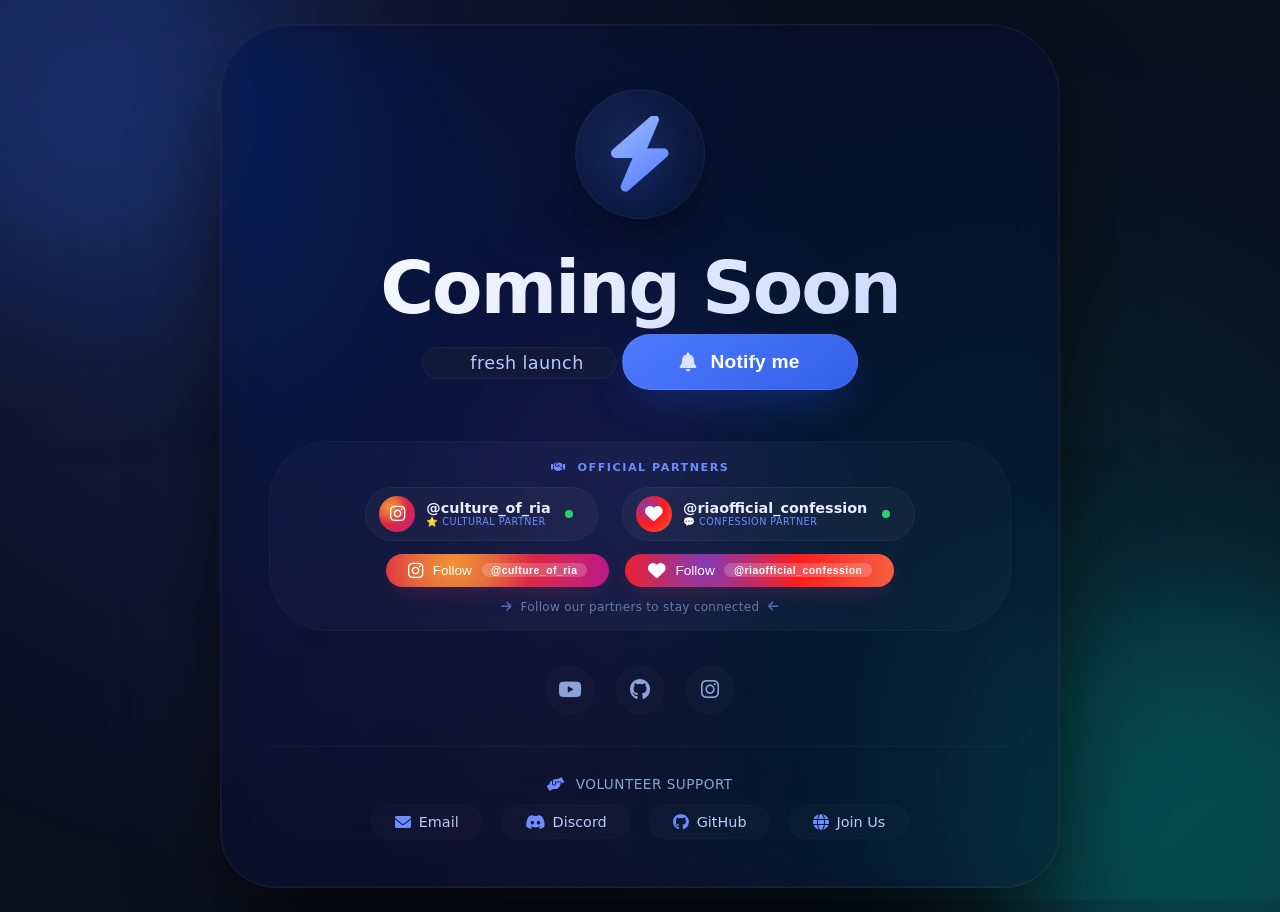
<file: login.html>
<!DOCTYPE html>
<html lang="en">
<head>
    <meta charset="UTF-8" />
    <meta name="viewport" content="width=device-width, initial-scale=1.0" />
    <title>Coming Soon · VIBO</title>
    <link rel="icon" type="image/png" href="RIA_LOG.png" />
    <link rel="stylesheet" href="https://cdnjs.cloudflare.com/ajax/libs/font-awesome/6.0.0-beta3/css/all.min.css" />
    <style>
        * {
            margin: 0;
            padding: 0;
            box-sizing: border-box;
        }

        body {
            font-family: 'Inter', 'Segoe UI', system-ui, -apple-system, sans-serif;
            min-height: 100vh;
            display: flex;
            align-items: center;
            justify-content: center;
            padding: 1.5rem;
            background: #0a0f1e;
            overflow-x: hidden;
            position: relative;
        }

        .bg-animated {
            position: fixed;
            inset: 0;
            z-index: 0;
            background: radial-gradient(circle at 20% 30%, rgba(74, 108, 247, 0.15) 0%, transparent 50%),
                radial-gradient(circle at 80% 70%, rgba(0, 230, 200, 0.10) 0%, transparent 50%),
                radial-gradient(circle at 40% 80%, rgba(255, 70, 150, 0.06) 0%, transparent 40%);
            animation: bgPulse 12s ease-in-out infinite alternate;
        }

        @keyframes bgPulse {
            0% {
                opacity: 0.6;
                transform: scale(1);
            }
            100% {
                opacity: 1;
                transform: scale(1.05);
            }
        }

        .orb {
            position: fixed;
            border-radius: 50%;
            filter: blur(90px);
            pointer-events: none;
            z-index: 0;
            opacity: 0.25;
        }

        .orb-1 {
            width: 450px;
            height: 450px;
            background: #3b6bff;
            top: -150px;
            left: -150px;
            animation: orbFloat 18s ease-in-out infinite alternate;
        }

        .orb-2 {
            width: 500px;
            height: 500px;
            background: #00d4b8;
            bottom: -200px;
            right: -180px;
            animation: orbFloat 22s ease-in-out infinite alternate-reverse;
        }

        .orb-3 {
            width: 300px;
            height: 300px;
            background: #a855f7;
            top: 50%;
            left: 50%;
            transform: translate(-50%, -50%);
            opacity: 0.08;
            animation: orbFloat 14s ease-in-out infinite alternate;
        }

        @keyframes orbFloat {
            0% {
                transform: translate(0, 0) scale(1);
            }
            100% {
                transform: translate(40px, -30px) scale(1.1);
            }
        }

        .launch-card {
            position: relative;
            z-index: 2;
            max-width: 840px;
            width: 100%;
            background: rgba(10, 18, 40, 0.50);
            backdrop-filter: blur(24px) saturate(200%);
            -webkit-backdrop-filter: blur(24px) saturate(200%);
            border-radius: 4.5rem 4.5rem 3.5rem 3.5rem;
            padding: 4rem 3rem 3rem;
            border: 1px solid rgba(255, 255, 255, 0.05);
            box-shadow: 0 50px 100px -20px rgba(0, 0, 0, 0.8), 0 0 0 1px rgba(255, 255, 255, 0.02) inset;
            text-align: center;
            animation: cardEntrance 0.9s cubic-bezier(0.16, 1, 0.3, 1) forwards;
            transform: translateY(30px) scale(0.96);
            opacity: 0;
        }

        @keyframes cardEntrance {
            0% {
                opacity: 0;
                transform: translateY(40px) scale(0.95);
            }
            100% {
                opacity: 1;
                transform: translateY(0) scale(1);
            }
        }

        .icon-ring {
            display: inline-flex;
            align-items: center;
            justify-content: center;
            width: 130px;
            height: 130px;
            border-radius: 50%;
            background: radial-gradient(circle at 30% 30%, rgba(109, 140, 255, 0.12), rgba(0, 20, 60, 0.2));
            border: 1px solid rgba(255, 255, 255, 0.04);
            box-shadow: 0 20px 40px -12px rgba(0, 0, 0, 0.6), 0 0 0 1px rgba(255, 255, 255, 0.02) inset;
            margin-bottom: 1.8rem;
            position: relative;
            animation: ringPulse 3s ease-in-out infinite;
        }

        @keyframes ringPulse {
            0% {
                box-shadow: 0 0 0 0 rgba(79, 122, 255, 0.15), 0 20px 40px -12px rgba(0, 0, 0, 0.6);
            }
            50% {
                box-shadow: 0 0 0 12px rgba(79, 122, 255, 0.04), 0 20px 40px -8px rgba(0, 0, 0, 0.7);
            }
            100% {
                box-shadow: 0 0 0 0 rgba(79, 122, 255, 0.15), 0 20px 40px -12px rgba(0, 0, 0, 0.6);
            }
        }

        .icon-ring i {
            font-size: 4.8rem;
            background: linear-gradient(145deg, #a0baff, #4f7aff);
            -webkit-background-clip: text;
            background-clip: text;
            color: transparent;
            filter: drop-shadow(0 8px 24px rgba(70, 120, 255, 0.3));
            animation: iconFloat 4s ease-in-out infinite;
        }

        @keyframes iconFloat {
            0% {
                transform: translateY(0) rotate(0deg);
            }
            50% {
                transform: translateY(-8px) rotate(4deg);
            }
            100% {
                transform: translateY(0) rotate(0deg);
            }
        }

        h1 {
            font-size: 4.6rem;
            font-weight: 700;
            letter-spacing: -0.03em;
            background: linear-gradient(135deg, #ffffff 0%, #b8ccff 40%, #a0b8ff 70%, #ffffff 100%);
            background-size: 300% 300%;
            -webkit-background-clip: text;
            background-clip: text;
            color: transparent;
            margin-bottom: 0.3rem;
            line-height: 1.1;
            animation: shimmerText 6s ease-in-out infinite;
        }

        @keyframes shimmerText {
            0% {
                background-position: 0% 50%;
            }
            50% {
                background-position: 100% 50%;
            }
            100% {
                background-position: 0% 50%;
            }
        }

        .badge-sub {
            display: inline-block;
            background: rgba(255, 255, 255, 0.03);
            backdrop-filter: blur(4px);
            border: 1px solid rgba(255, 255, 255, 0.04);
            padding: 0.3rem 2rem;
            border-radius: 60px;
            font-weight: 400;
            font-size: 1.1rem;
            color: #b6ccff;
            letter-spacing: 0.4px;
            margin-bottom: 2rem;
            animation: fadeSlide 1s 0.3s both;
        }

        .badge-sub i {
            margin-right: 0.6rem;
            color: #6d8cff;
            animation: pulseIcon 2s ease-in-out infinite;
        }

        @keyframes pulseIcon {
            0%,
            100% {
                opacity: 1;
            }
            50% {
                opacity: 0.4;
            }
        }

        @keyframes fadeSlide {
            0% {
                opacity: 0;
                transform: translateY(12px);
            }
            100% {
                opacity: 1;
                transform: translateY(0);
            }
        }

        .cta-button {
            background: linear-gradient(145deg, #4f7aff, #3260e6);
            border: none;
            padding: 1rem 3.6rem;
            border-radius: 80px;
            font-weight: 600;
            font-size: 1.2rem;
            color: white;
            letter-spacing: 0.2px;
            box-shadow: 0 16px 44px -12px rgba(55, 90, 255, 0.4);
            cursor: pointer;
            display: inline-flex;
            align-items: center;
            gap: 0.8rem;
            border: 1px solid rgba(255, 255, 255, 0.06);
            transition: all 0.3s cubic-bezier(0.2, 0.9, 0.4, 1);
            margin-bottom: 2rem;
            animation: fadeSlide 1s 0.9s both;
            position: relative;
        }

        .cta-button i {
            font-size: 1.2rem;
            opacity: 0.8;
            transition: transform 0.3s;
        }

        .cta-button:hover {
            transform: scale(1.04) translateY(-3px);
            box-shadow: 0 24px 56px -8px #2f4fd0;
            background: linear-gradient(145deg, #5b84ff, #3b66f0);
        }

        .cta-button:hover i {
            transform: rotate(10deg) scale(1.1);
        }

        .cta-button::before {
            content: '';
            position: absolute;
            inset: -2px;
            border-radius: 80px;
            background: linear-gradient(135deg, rgba(255, 255, 255, 0.2), transparent, rgba(255, 255, 255, 0.05));
            opacity: 0;
            transition: opacity 0.4s;
            pointer-events: none;
        }

        .cta-button:hover::before {
            opacity: 1;
        }

        .cta-button:active {
            transform: scale(0.96) translateY(0);
        }

        /* ===== PARTNERSHIP SECTION ===== */
        .partnership-section {
            margin-top: 1.2rem;
            padding: 1.2rem 1.5rem 1rem;
            background: rgba(255, 255, 255, 0.02);
            border-radius: 60px;
            border: 1px solid rgba(255, 255, 255, 0.03);
            animation: fadeSlide 1s 1.1s both;
            position: relative;
            overflow: hidden;
        }

        .partnership-section::before {
            content: '';
            position: absolute;
            inset: 0;
            background: linear-gradient(90deg, transparent, rgba(109, 140, 255, 0.05), transparent);
            animation: shimmerLine 3s ease-in-out infinite;
            border-radius: 60px;
        }

        @keyframes shimmerLine {
            0% {
                transform: translateX(-100%);
            }
            100% {
                transform: translateX(100%);
            }
        }

        .partnership-label {
            font-size: 0.7rem;
            color: #6d8cff;
            letter-spacing: 1.5px;
            text-transform: uppercase;
            font-weight: 600;
            display: block;
            margin-bottom: 0.8rem;
            position: relative;
            z-index: 1;
        }

        .partnership-label i {
            margin-right: 6px;
            animation: pulseIcon 2s ease-in-out infinite;
        }

        .partner-badges {
            display: flex;
            justify-content: center;
            gap: 1.5rem;
            flex-wrap: wrap;
            position: relative;
            z-index: 1;
        }

        .partner-badge {
            display: flex;
            align-items: center;
            gap: 0.7rem;
            background: rgba(255, 255, 255, 0.03);
            padding: 0.5rem 1.5rem 0.5rem 0.8rem;
            border-radius: 60px;
            border: 1px solid rgba(255, 255, 255, 0.04);
            text-decoration: none;
            color: #b6ccff;
            transition: all 0.4s cubic-bezier(0.2, 0.9, 0.4, 1);
            position: relative;
            overflow: hidden;
        }

        .partner-badge::before {
            content: '';
            position: absolute;
            inset: 0;
            background: linear-gradient(135deg, rgba(109, 140, 255, 0.1), transparent);
            opacity: 0;
            transition: opacity 0.4s;
        }

        .partner-badge:hover {
            transform: translateY(-4px) scale(1.04);
            border-color: rgba(109, 140, 255, 0.2);
            box-shadow: 0 12px 32px -12px rgba(0, 0, 0, 0.5);
        }

        .partner-badge:hover::before {
            opacity: 1;
        }

        .partner-badge .badge-icon {
            width: 36px;
            height: 36px;
            border-radius: 50%;
            display: flex;
            align-items: center;
            justify-content: center;
            font-size: 1.1rem;
            position: relative;
            z-index: 1;
            transition: transform 0.3s;
        }

        .partner-badge:hover .badge-icon {
            transform: scale(1.1) rotate(-5deg);
        }

        .badge-icon.instagram {
            background: radial-gradient(circle at 30% 30%, #f09433, #e6683c, #dc2743, #cc2366, #bc1888);
            color: white;
        }

        .badge-icon.instagram-alt {
            background: radial-gradient(circle at 30% 30%, #833ab4, #fd1d1d, #f56040);
            color: white;
        }

        .partner-badge .badge-info {
            display: flex;
            flex-direction: column;
            align-items: flex-start;
            position: relative;
            z-index: 1;
        }

        .partner-badge .badge-info .handle {
            font-weight: 600;
            font-size: 0.9rem;
            color: #e8eeff;
        }

        .partner-badge .badge-info .role {
            font-size: 0.6rem;
            color: #6d8cff;
            text-transform: uppercase;
            letter-spacing: 0.5px;
            font-weight: 500;
        }

        .partner-badge .badge-pulse {
            width: 8px;
            height: 8px;
            border-radius: 50%;
            background: #2ecc71;
            animation: pulseDot 2s ease-in-out infinite;
            position: relative;
            z-index: 1;
            margin-left: 0.2rem;
        }

        @keyframes pulseDot {
            0%,
            100% {
                transform: scale(1);
                opacity: 1;
            }
            50% {
                transform: scale(1.5);
                opacity: 0.5;
            }
        }

        .partner-badge .badge-glow {
            position: absolute;
            inset: -2px;
            border-radius: 60px;
            background: linear-gradient(135deg, rgba(109, 140, 255, 0.2), transparent, rgba(109, 140, 255, 0.05));
            opacity: 0;
            transition: opacity 0.4s;
            pointer-events: none;
        }

        .partner-badge:hover .badge-glow {
            opacity: 1;
        }

        /* ===== FOLLOW BUTTONS ===== */
        .follow-buttons {
            display: flex;
            justify-content: center;
            gap: 1rem;
            flex-wrap: wrap;
            margin-top: 0.8rem;
            position: relative;
            z-index: 1;
        }

        .follow-btn {
            display: inline-flex;
            align-items: center;
            gap: 0.6rem;
            padding: 0.5rem 1.4rem;
            border-radius: 60px;
            border: none;
            font-weight: 600;
            font-size: 0.85rem;
            cursor: pointer;
            transition: all 0.3s cubic-bezier(0.2, 0.9, 0.4, 1);
            position: relative;
            overflow: hidden;
            text-decoration: none;
        }

        .follow-btn.instagram-follow {
            background: radial-gradient(circle at 30% 30%, #f09433, #e6683c, #dc2743, #cc2366, #bc1888);
            color: white;
            box-shadow: 0 8px 24px -8px rgba(225, 48, 108, 0.3);
        }

        .follow-btn.instagram-follow-alt {
            background: radial-gradient(circle at 30% 30%, #833ab4, #fd1d1d, #f56040);
            color: white;
            box-shadow: 0 8px 24px -8px rgba(225, 48, 108, 0.3);
        }

        .follow-btn:hover {
            transform: translateY(-3px) scale(1.05);
            box-shadow: 0 16px 40px -12px rgba(225, 48, 108, 0.5);
        }

        .follow-btn:active {
            transform: scale(0.95);
        }

        .follow-btn .btn-icon {
            font-size: 1.1rem;
            transition: transform 0.3s;
        }

        .follow-btn:hover .btn-icon {
            transform: rotate(-10deg) scale(1.1);
        }

        .follow-btn .btn-text {
            font-weight: 500;
        }

        .follow-btn .btn-badge {
            background: rgba(255, 255, 255, 0.2);
            padding: 0.1rem 0.6rem;
            border-radius: 40px;
            font-size: 0.65rem;
            font-weight: 700;
            letter-spacing: 0.5px;
            transition: all 0.3s;
        }

        .follow-btn.followed .btn-badge {
            background: #2ecc71;
            color: white;
        }

        .follow-btn.followed {
            opacity: 0.8;
        }

        .follow-btn.followed .btn-text {
            opacity: 0.9;
        }

        /* ===== THANK YOU OVERLAY ===== */
        .thankyou-overlay {
            position: fixed;
            inset: 0;
            background: rgba(0, 0, 0, 0.8);
            backdrop-filter: blur(16px);
            z-index: 999;
            display: none;
            align-items: center;
            justify-content: center;
            animation: overlayIn 0.5s cubic-bezier(0.16, 1, 0.3, 1);
        }

        .thankyou-overlay.show {
            display: flex;
        }

        @keyframes overlayIn {
            0% {
                opacity: 0;
                transform: scale(0.95);
            }
            100% {
                opacity: 1;
                transform: scale(1);
            }
        }

        .thankyou-content {
            background: rgba(10, 18, 40, 0.90);
            backdrop-filter: blur(24px);
            border-radius: 4rem;
            padding: 3rem 4rem;
            text-align: center;
            border: 1px solid rgba(255, 255, 255, 0.05);
            box-shadow: 0 50px 100px -20px rgba(0, 0, 0, 0.8);
            max-width: 500px;
            width: 90%;
            animation: thankYouPop 0.6s cubic-bezier(0.16, 1, 0.3, 1) forwards;
            transform: scale(0.9);
            opacity: 0;
            position: relative;
            overflow: hidden;
        }

        @keyframes thankYouPop {
            0% {
                transform: scale(0.9);
                opacity: 0;
            }
            100% {
                transform: scale(1);
                opacity: 1;
            }
        }

        .thankyou-content::before {
            content: '';
            position: absolute;
            inset: 0;
            background: radial-gradient(circle at 50% 50%, rgba(109, 140, 255, 0.08), transparent);
            animation: shimmerLine 3s ease-in-out infinite;
        }

        .thankyou-content .thankyou-icon {
            font-size: 4rem;
            display: block;
            margin-bottom: 1rem;
            animation: thankYouFloat 2s ease-in-out infinite;
        }

        @keyframes thankYouFloat {
            0%,
            100% {
                transform: translateY(0) scale(1);
            }
            50% {
                transform: translateY(-10px) scale(1.05);
            }
        }

        .thankyou-content h2 {
            font-size: 2.2rem;
            font-weight: 700;
            background: linear-gradient(135deg, #ffffff, #b8ccff);
            -webkit-background-clip: text;
            background-clip: text;
            color: transparent;
            margin-bottom: 0.5rem;
            position: relative;
            z-index: 1;
        }

        .thankyou-content p {
            color: #b6ccff;
            font-size: 1rem;
            line-height: 1.6;
            position: relative;
            z-index: 1;
        }

        .thankyou-content .thankyou-hearts {
            margin-top: 1rem;
            font-size: 1.8rem;
            letter-spacing: 4px;
            animation: heartBeat 1.5s ease-in-out infinite;
            position: relative;
            z-index: 1;
        }

        @keyframes heartBeat {
            0%,
            100% {
                transform: scale(1);
            }
            15% {
                transform: scale(1.2);
            }
            30% {
                transform: scale(1);
            }
            45% {
                transform: scale(1.15);
            }
            60% {
                transform: scale(1);
            }
        }

        .thankyou-content .close-thankyou {
            margin-top: 1.5rem;
            padding: 0.6rem 2rem;
            border-radius: 60px;
            border: 1px solid rgba(255, 255, 255, 0.1);
            background: rgba(255, 255, 255, 0.05);
            color: #b6ccff;
            cursor: pointer;
            font-size: 0.9rem;
            transition: all 0.3s;
            position: relative;
            z-index: 1;
        }

        .thankyou-content .close-thankyou:hover {
            background: rgba(255, 255, 255, 0.1);
            transform: scale(1.05);
        }

        /* Confetti particles */
        .confetti-container {
            position: fixed;
            inset: 0;
            pointer-events: none;
            z-index: 1000;
            overflow: hidden;
        }

        .confetti {
            position: absolute;
            width: 10px;
            height: 10px;
            top: -10px;
            animation: confettiFall linear forwards;
        }

        @keyframes confettiFall {
            0% {
                transform: translateY(0) rotate(0deg) scale(1);
                opacity: 1;
            }
            100% {
                transform: translateY(110vh) rotate(720deg) scale(0.5);
                opacity: 0;
            }
        }

        .partnership-text {
            display: block;
            font-size: 0.75rem;
            color: #8aa3d6;
            margin-top: 0.8rem;
            position: relative;
            z-index: 1;
            opacity: 0.7;
            letter-spacing: 0.3px;
        }

        .partnership-text i {
            margin: 0 4px;
            color: #6d8cff;
            animation: pulseIcon 2.5s ease-in-out infinite;
        }

        .volunteer-section {
            margin-top: 2rem;
            padding-top: 1.8rem;
            border-top: 1px solid rgba(255, 255, 255, 0.04);
            animation: fadeSlide 1s 1.4s both;
        }

        .volunteer-section .volunteer-label {
            font-size: 0.85rem;
            color: #8aa3d6;
            letter-spacing: 0.5px;
            text-transform: uppercase;
            font-weight: 500;
            display: block;
            margin-bottom: 0.8rem;
        }

        .volunteer-section .volunteer-label i {
            margin-right: 6px;
            color: #6d8cff;
        }

        .volunteer-links {
            display: flex;
            justify-content: center;
            gap: 1.2rem;
            flex-wrap: wrap;
        }

        .volunteer-links a {
            display: inline-flex;
            align-items: center;
            gap: 0.5rem;
            color: #b6ccff;
            background: rgba(255, 255, 255, 0.02);
            padding: 0.5rem 1.4rem;
            border-radius: 60px;
            text-decoration: none;
            font-size: 0.9rem;
            font-weight: 500;
            border: 1px solid rgba(255, 255, 255, 0.02);
            transition: all 0.3s cubic-bezier(0.2, 0.9, 0.4, 1);
        }

        .volunteer-links a i {
            font-size: 1rem;
            color: #6d8cff;
            transition: transform 0.3s;
        }

        .volunteer-links a:hover {
            background: rgba(109, 140, 255, 0.08);
            border-color: rgba(109, 140, 255, 0.08);
            transform: translateY(-2px) scale(1.02);
            box-shadow: 0 8px 24px -8px rgba(0, 0, 0, 0.3);
        }

        .volunteer-links a:hover i {
            transform: scale(1.2) rotate(-5deg);
        }

        .social-links {
            margin-top: 2.2rem;
            display: flex;
            justify-content: center;
            gap: 1.4rem;
            animation: fadeSlide 1s 1.3s both;
        }

        .social-links a {
            display: flex;
            align-items: center;
            justify-content: center;
            width: 48px;
            height: 48px;
            border-radius: 50%;
            color: #8ba3d6;
            background: rgba(255, 255, 255, 0.02);
            border: 1px solid rgba(255, 255, 255, 0.02);
            text-decoration: none;
            transition: all 0.3s cubic-bezier(0.2, 0.9, 0.4, 1);
            font-size: 1.3rem;
            position: relative;
        }

        .social-links a::after {
            content: '';
            position: absolute;
            inset: -4px;
            border-radius: 50%;
            background: radial-gradient(circle, rgba(109, 140, 255, 0.05), transparent);
            opacity: 0;
            transition: opacity 0.4s;
        }

        .social-links a:hover {
            color: white;
            background: rgba(109, 140, 255, 0.10);
            border-color: rgba(109, 140, 255, 0.12);
            transform: translateY(-6px) scale(1.06);
            box-shadow: 0 16px 32px -12px rgba(0, 0, 0, 0.6);
        }

        .social-links a:hover::after {
            opacity: 1;
        }

        .social-links a:nth-child(1):hover {
            background: rgba(255, 0, 0, 0.12);
            border-color: #ff0000;
        }
        .social-links a:nth-child(2):hover {
            background: rgba(255, 255, 255, 0.04);
            border-color: #ffffff40;
        }
        .social-links a:nth-child(3):hover {
            background: rgba(225, 48, 108, 0.12);
            border-color: #e1306c;
        }

        .toast-message {
            position: fixed;
            bottom: 2rem;
            left: 50%;
            transform: translateX(-50%);
            background: rgba(10, 18, 40, 0.85);
            backdrop-filter: blur(16px);
            padding: 0.8rem 2rem;
            border-radius: 60px;
            border: 1px solid rgba(255, 255, 255, 0.06);
            color: #b6ccff;
            font-size: 0.9rem;
            box-shadow: 0 16px 40px -12px rgba(0, 0, 0, 0.8);
            z-index: 100;
            opacity: 0;
            transition: opacity 0.5s ease, transform 0.5s ease;
            transform: translateX(-50%) translateY(20px);
            pointer-events: none;
            white-space: nowrap;
        }

        .toast-message.show {
            opacity: 1;
            transform: translateX(-50%) translateY(0);
        }

        .toast-message i {
            margin-right: 8px;
            color: #6d8cff;
        }

        @media (max-width: 650px) {
            .launch-card {
                padding: 2.6rem 1.6rem;
                border-radius: 2.8rem;
            }
            h1 {
                font-size: 3.2rem;
            }
            .icon-ring {
                width: 100px;
                height: 100px;
            }
            .icon-ring i {
                font-size: 3.8rem;
            }
            .cta-button {
                padding: 0.8rem 2.4rem;
                font-size: 1rem;
            }
            .partner-badges {
                gap: 0.8rem;
            }
            .partner-badge {
                padding: 0.4rem 1rem 0.4rem 0.6rem;
                font-size: 0.8rem;
            }
            .partner-badge .badge-icon {
                width: 28px;
                height: 28px;
                font-size: 0.9rem;
            }
            .partner-badge .badge-info .handle {
                font-size: 0.75rem;
            }
            .follow-buttons {
                flex-direction: column;
                align-items: center;
            }
            .follow-btn {
                width: 100%;
                justify-content: center;
            }
            .thankyou-content {
                padding: 2rem 1.5rem;
            }
            .thankyou-content h2 {
                font-size: 1.6rem;
            }
            .volunteer-links a {
                padding: 0.4rem 1rem;
                font-size: 0.8rem;
            }
        }

        @media (max-width: 440px) {
            h1 {
                font-size: 2.4rem;
            }
            .social-links a {
                width: 42px;
                height: 42px;
                font-size: 1.1rem;
            }
            .volunteer-links {
                flex-direction: column;
                align-items: center;
            }
            .volunteer-links a {
                width: 100%;
                justify-content: center;
            }
            .partner-badges {
                flex-direction: column;
                align-items: center;
            }
            .partner-badge {
                width: 100%;
                justify-content: center;
            }
        }
    </style>
</head>
<body>

    <div class="bg-animated"></div>
    <div class="orb orb-1"></div>
    <div class="orb orb-2"></div>
    <div class="orb orb-3"></div>

    <div id="toast" class="toast-message">
        <i class="fas fa-bell"></i> <span id="toast-text">Requesting permission...</span>
    </div>

    <!-- ===== THANK YOU OVERLAY ===== -->
    <div class="thankyou-overlay" id="thankyouOverlay">
        <div class="thankyou-content">
            <span class="thankyou-icon">🎉</span>
            <h2>Thanks for Following! ❤️</h2>
            <p>You're now part of our amazing community!<br />We'll keep you updated with everything.</p>
            <div class="thankyou-hearts">❤️ 💜 💙 💚 💛 🧡</div>
            <button class="close-thankyou" onclick="closeThankYou()">
                <i class="fas fa-check-circle"></i> Got it!
            </button>
        </div>
    </div>

    <!-- ===== CONFETTI CONTAINER ===== -->
    <div class="confetti-container" id="confettiContainer"></div>

    <div class="launch-card">

        <div class="icon-ring">
            <i class="fas fa-bolt"></i>
        </div>

        <h1>Coming Soon</h1>

        <div class="badge-sub">
            <i class="fas fa-sparkles"></i> fresh launch
        </div>

        <button class="cta-button" id="notifyBtn">
            <i class="fas fa-bell"></i> Notify me
        </button>

        <!-- ===== PARTNERSHIP SECTION WITH FOLLOW BUTTONS ===== -->
        <div class="partnership-section">
            <span class="partnership-label">
                <i class="fas fa-handshake"></i> OFFICIAL PARTNERS
            </span>

            <div class="partner-badges">
                <div class="partner-badge" style="cursor: default;">
                    <span class="badge-icon instagram">
                        <i class="fab fa-instagram"></i>
                    </span>
                    <span class="badge-info">
                        <span class="handle">@culture_of_ria</span>
                        <span class="role">⭐ Cultural Partner</span>
                    </span>
                    <span class="badge-pulse"></span>
                </div>

                <div class="partner-badge" style="cursor: default;">
                    <span class="badge-icon instagram-alt">
                        <i class="fas fa-heart"></i>
                    </span>
                    <span class="badge-info">
                        <span class="handle">@riaofficial_confession</span>
                        <span class="role">💬 Confession Partner</span>
                    </span>
                    <span class="badge-pulse"></span>
                </div>
            </div>

            <!-- ===== FOLLOW BUTTONS ===== -->
            <div class="follow-buttons">
                <button class="follow-btn instagram-follow" onclick="handleFollow(this, 'https://www.instagram.com/culture_of_ria?utm_source=ig_web_button_share_sheet&igsh=ZDNlZDc0MzIxNw==', '@culture_of_ria')">
                    <i class="fab fa-instagram btn-icon"></i>
                    <span class="btn-text">Follow</span>
                    <span class="btn-badge">@culture_of_ria</span>
                </button>

                <button class="follow-btn instagram-follow-alt" onclick="handleFollow(this, 'https://www.instagram.com/riaofficial_confession?utm_source=ig_web_button_share_sheet&igsh=ZDNlZDc0MzIxNw==', '@riaofficial_confession')">
                    <i class="fas fa-heart btn-icon"></i>
                    <span class="btn-text">Follow</span>
                    <span class="btn-badge">@riaofficial_confession</span>
                </button>
            </div>

            <span class="partnership-text">
                <i class="fas fa-arrow-right"></i>
                Follow our partners to stay connected
                <i class="fas fa-arrow-left"></i>
            </span>
        </div>

        <div class="social-links">
            <a href="#" aria-label="YouTube"><i class="fab fa-youtube"></i></a>
            <a href="#" aria-label="GitHub"><i class="fab fa-github"></i></a>
            <a href="#" aria-label="Instagram"><i class="fab fa-instagram"></i></a>
        </div>

        <div class="volunteer-section">
            <span class="volunteer-label">
                <i class="fas fa-hands-helping"></i> Volunteer Support
            </span>
            <div class="volunteer-links">
                <a href="#"><i class="fas fa-envelope"></i> Email</a>
                <a href="#"><i class="fab fa-discord"></i> Discord</a>
                <a href="#"><i class="fab fa-github"></i> GitHub</a>
                <a href="#"><i class="fas fa-globe"></i> Join Us</a>
            </div>
        </div>

    </div>

    <script>
        // ============================================================
        // FOLLOW BUTTON HANDLER
        // ============================================================

        let followedCount = 0;

        function handleFollow(button, url, handle) {
            // Open Instagram profile in new tab
            window.open(url, '_blank');

            // Change button state
            button.classList.add('followed');
            button.innerHTML = `
                <i class="fas fa-check btn-icon"></i>
                <span class="btn-text">Following</span>
                <span class="btn-badge">${handle}</span>
            `;
            button.style.opacity = '0.8';
            button.style.transform = 'scale(0.98)';

            followedCount++;

            // If both accounts are followed, show thank you
            if (followedCount >= 2) {
                setTimeout(function() {
                    showThankYou();
                }, 800);
            } else {
                // Show toast for single follow
                showToast('✅ You\'re now following ' + handle + '!', 2500);
            }
        }

        // ============================================================
        // THANK YOU OVERLAY
        // ============================================================

        function showThankYou() {
            const overlay = document.getElementById('thankyouOverlay');
            overlay.classList.add('show');
            launchConfetti();
            // Play a subtle notification sound effect
            try {
                const audioCtx = new(window.AudioContext || window.webkitAudioContext)();
                const oscillator = audioCtx.createOscillator();
                const gainNode = audioCtx.createGain();
                oscillator.connect(gainNode);
                gainNode.connect(audioCtx.destination);
                oscillator.frequency.value = 523.25;
                oscillator.type = 'sine';
                gainNode.gain.value = 0.1;
                oscillator.start();
                setTimeout(() => {
                    oscillator.frequency.value = 659.25;
                }, 150);
                setTimeout(() => {
                    oscillator.frequency.value = 783.99;
                }, 300);
                setTimeout(() => {
                    oscillator.stop();
                }, 500);
            } catch (_) {}
        }

        function closeThankYou() {
            const overlay = document.getElementById('thankyouOverlay');
            overlay.classList.remove('show');
            // Clear confetti
            document.getElementById('confettiContainer').innerHTML = '';
        }

        // ============================================================
        // CONFETTI
        // ============================================================

        function launchConfetti() {
            const container = document.getElementById('confettiContainer');
            const colors = ['#ff6b6b', '#feca57', '#48dbfb', '#ff9ff3', '#54a0ff', '#5f27cd', '#1dd1a1', '#f368e0', '#ff9f43', '#00d2d3'];

            for (let i = 0; i < 120; i++) {
                const confetti = document.createElement('div');
                confetti.className = 'confetti';
                const size = Math.random() * 8 + 4;
                const color = colors[Math.floor(Math.random() * colors.length)];
                const left = Math.random() * 100;
                const duration = Math.random() * 2 + 1.5;
                const delay = Math.random() * 2;
                const rotation = Math.random() * 720;

                // Random shapes
                const shapes = ['50%', '0%', '20%'];
                const shape = shapes[Math.floor(Math.random() * shapes.length)];

                confetti.style.cssText = `
                    left: ${left}%;
                    width: ${size}px;
                    height: ${size * 0.6}px;
                    background: ${color};
                    border-radius: ${shape};
                    animation-duration: ${duration}s;
                    animation-delay: ${delay}s;
                    transform: rotate(${rotation}deg);
                `;

                container.appendChild(confetti);
            }

            // Remove confetti after animation
            setTimeout(function() {
                container.innerHTML = '';
            }, 5000);
        }

        // ============================================================
        // TOAST NOTIFICATION
        // ============================================================

        const toastEl = document.getElementById('toast');
        const toastText = document.getElementById('toast-text');
        let toastTimeout = null;

        function showToast(message, duration) {
            duration = duration || 3000;
            toastText.textContent = message;
            toastEl.classList.add('show');
            clearTimeout(toastTimeout);
            toastTimeout = setTimeout(function() {
                toastEl.classList.remove('show');
            }, duration);
        }

        // ============================================================
        // NOTIFY BUTTON
        // ============================================================

        const notifyBtn = document.getElementById('notifyBtn');

        notifyBtn.addEventListener('click', function(e) {
            e.preventDefault();

            if (!('Notification' in window)) {
                showToast('⚠️ Notifications not supported in this browser', 3000);
                setTimeout(function() {
                    window.location.href = 'index.html';
                }, 1200);
                return;
            }

            if (Notification.permission === 'granted') {
                showToast('✅ Notification granted! Redirecting...', 2000);
                setTimeout(function() {
                    window.location.href = 'index.html';
                }, 1600);
                return;
            }

            if (Notification.permission === 'denied') {
                showToast('⚠️ Notification permission denied. Redirecting...', 2500);
                setTimeout(function() {
                    window.location.href = 'index.html';
                }, 1800);
                return;
            }

            showToast('🔔 Requesting notification permission...', 3000);

            Notification.requestPermission().then(function(permission) {
                if (permission === 'granted') {
                    showToast('✅ Thanks! You\'ll get notified. Redirecting...', 2500);
                    try {
                        new Notification('🚀 Coming Soon!', {
                            body: 'We\'ll notify you when we launch!',
                            icon: 'data:image/svg+xml,%3Csvg xmlns="http://www.w3.org/2000/svg" viewBox="0 0 100 100"%3E%3Crect width="100" height="100" fill="%234f7aff" rx="20"/%3E%3Ctext x="50" y="68" font-size="48" text-anchor="middle" fill="white" font-family="Arial"%3E🚀%3C/text%3E%3C/svg%3E'
                        });
                    } catch (_) {}
                } else {
                    showToast('⚠️ Notification permission declined. Redirecting...', 2500);
                }

                setTimeout(function() {
                    window.location.href = 'index.html';
                }, 1800);
            }).catch(function() {
                showToast('⚠️ Could not request permission. Redirecting...', 2500);
                setTimeout(function() {
                    window.location.href = 'index.html';
                }, 1600);
            });
        });

        // ============================================================
        // CONSOLE WELCOME
        // ============================================================

        console.log('%c🚀 VIBO Coming Soon', 'font-size: 24px; font-weight: bold; color: #4f7aff;');
        console.log('%cFollow us on Instagram:', 'font-size: 14px; color: #b6ccff;');
        console.log('%c📸 @culture_of_ria', 'font-size: 14px; color: #e6683c;');
        console.log('%c❤️ @riaofficial_confession', 'font-size: 14px; color: #fd1d1d;');
        console.log('%c🎉 Thank you for being part of our community!', 'font-size: 14px; color: #2ecc71;');
    </script>

</body>
</html>
</file>
